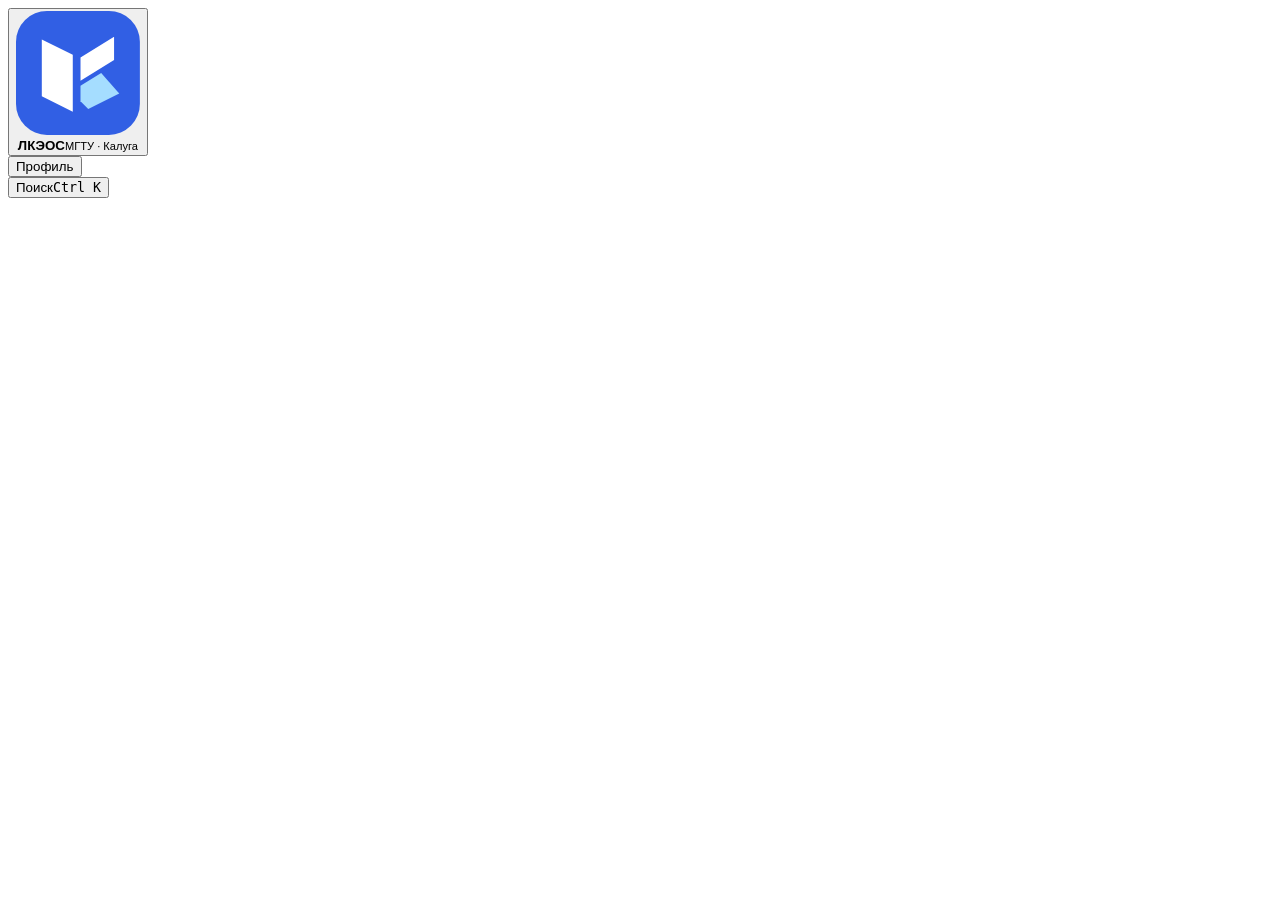
<file: Ui/index.html>
<!doctype html>
<html lang="ru">
<head>
  <meta charset="utf-8">
  <meta name="viewport" content="width=device-width, initial-scale=1">
  <meta http-equiv="Content-Security-Policy" content="default-src 'none'; style-src 'unsafe-inline'; script-src 'unsafe-inline'; img-src data:">
  <title>ЛКЭОС · ЭОС Калужского филиала</title>
  <style>/* CAMPUS_STYLES */</style>
</head>
<body>
  <svg width="0" height="0" aria-hidden="true" focusable="false" style="position:absolute">
    <symbol id="icon-close" viewBox="0 0 20 20"><path d="m4.5 4.5 11 11m0-11-11 11"/></symbol>
    <symbol id="icon-eye" viewBox="0 0 20 20"><path d="M1.5 10s3-5.5 8.5-5.5 8.5 5.5 8.5 5.5-3 5.5-8.5 5.5S1.5 10 1.5 10Z"/><circle cx="10" cy="10" r="2.5"/></symbol>
    <symbol id="icon-hide" viewBox="0 0 20 20"><path d="m2 2 16 16M4.4 6.3A16 16 0 0 0 1.5 10s3 5.5 8.5 5.5a9 9 0 0 0 3.7-.8M8 4.7a9 9 0 0 1 2-.2c5.5 0 8.5 5.5 8.5 5.5a17 17 0 0 1-2.3 2.9M8.2 8.2a2.55 2.55 0 0 0 3.6 3.6"/></symbol>
  </svg>
  <div class="shell">
    <aside class="sidebar">
      <button class="brand" type="button" data-nav="home" aria-label="ЛКЭОС, обзор">
        <svg class="brand-mark" viewBox="0 0 48 48" aria-hidden="true"><rect width="48" height="48" rx="12" fill="#315fe4"/><path fill="#fff" d="M10 11l12 6v22l-12-6zM25 18l13-8v9l-13 8z"/><path fill="#a5ddff" d="M25 29l8-5 7 8-12 6-3-3z"/></svg>
        <span><strong>ЛКЭОС</strong><small>МГТУ · Калуга</small></span>
      </button>
      <nav id="navigation" aria-label="Учебный кабинет"></nav>
      <div class="sidebar-bottom">
        <button class="nav-item" type="button" data-nav="settings">
          <span class="profile-badge" aria-hidden="true"></span> Профиль
        </button>
      </div>
    </aside>
    <div class="workspace">
      <header class="topbar">
        <div class="toolbar">
          <button type="button" class="search-trigger" data-action="search" aria-label="Поиск по курсам и заданиям">
            <span data-icon="search"></span><span>Поиск</span><kbd>Ctrl K</kbd>
          </button>
        </div>
      </header>
      <main id="content" tabindex="-1"></main>
    </div>
  </div>
  <aside id="work-drawer" class="work-drawer" role="dialog" aria-label="Карточка работы" hidden><div class="work-drawer-head"><strong class="work-caption"></strong><button type="button" class="icon-button" data-action="close-work" aria-label="Закрыть карточку"><svg class="action-icon" aria-hidden="true"><use href="#icon-close"/></svg></button></div><div class="work-body"></div></aside>
  <dialog id="dialog" aria-labelledby="dialog-title"></dialog>
  <dialog id="login-loading" aria-labelledby="login-loading-title">
    <span class="login-spinner" aria-hidden="true"></span>
    <h2 class="visually-hidden" id="login-loading-title" aria-live="polite"></h2>
    <div class="actions">
      <button type="button" class="button" hidden data-login-choice="showLoginForm">Открыть форму входа</button>
      <button type="button" class="button ghost" data-login-choice="cancelAutoLogin">Отмена</button>
    </div>
  </dialog>
  <div id="toast" class="toast" role="status" hidden></div>
  <script>/* CAMPUS_WORK_BOARD */</script>
  <script>/* CAMPUS_LAB_UI */</script>
  <script>/* CAMPUS_LKS_UI */</script>
  <script>/* CAMPUS_SCRIPT */</script>
</body>
</html>
</file>
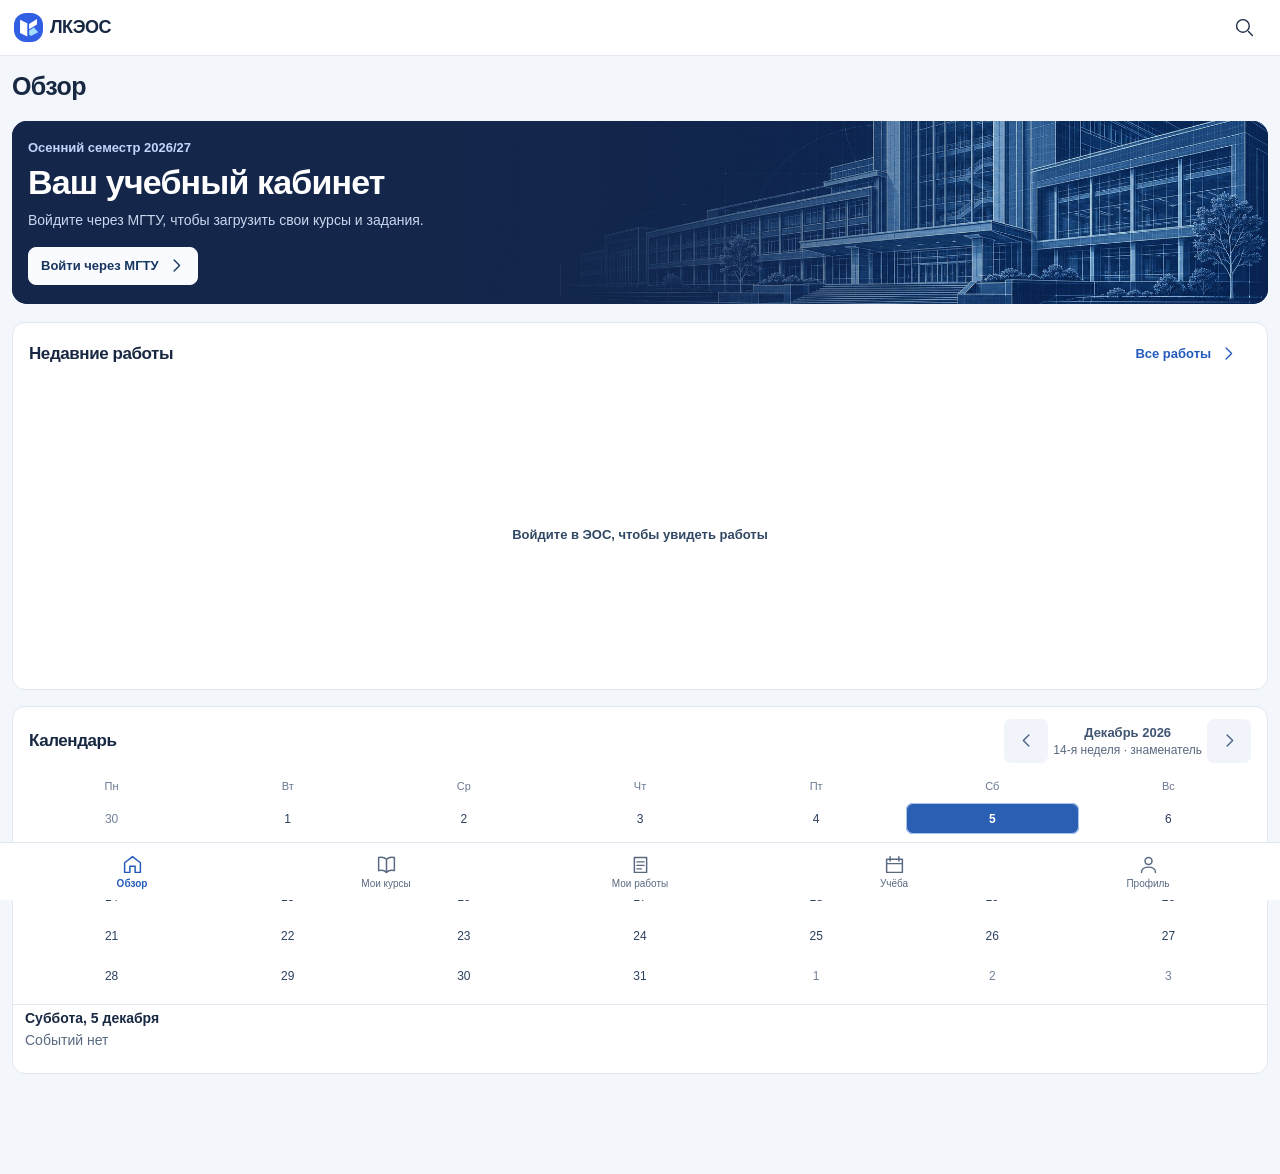
<file: ios/LKEOS/Web/index.html>
<!doctype html>
<html lang="ru">
<head>
  <meta charset="utf-8">
  <meta name="viewport" content="width=device-width, initial-scale=1">
  <meta http-equiv="Content-Security-Policy" content="default-src 'none'; style-src 'self' 'unsafe-inline'; script-src 'self'; img-src 'self' data:">
  <title>ЛКЭОС · ЭОС Калужского филиала</title>
  <link rel="stylesheet" href="style.css"><link rel="stylesheet" href="phone.css">
</head>
<body><svg aria-hidden="true" width="0" height="0" style="position:absolute"><defs><symbol viewBox="0 0 24 24" id="i-home"><path d="m3 10 9-7 9 7v11h-6v-7H9v7H3z"/></symbol><symbol viewBox="0 0 24 24" id="i-courses"><path d="M3 4c4-1 7 0 9 2 2-2 5-3 9-2v15c-4-1-7 0-9 2-2-2-5-3-9-2z M12 6v15"/></symbol><symbol viewBox="0 0 24 24" id="i-tasks"><path d="M5 4h14v17H5z M8 9h8 M8 13h8 M8 17h5"/></symbol><symbol viewBox="0 0 24 24" id="i-calendar"><path d="M3 6h18v15H3z M7 3v5 M17 3v5 M3 11h18"/></symbol><symbol viewBox="0 0 24 24" id="i-grades"><path d="M3 4v16h18 M7 17v-5 M12 17V7 M17 17v-8"/></symbol><symbol viewBox="0 0 24 24" id="i-person"><path d="M12 12a4 4 0 1 0 0-8 4 4 0 0 0 0 8z M4 21c0-8 16-8 16 0"/></symbol><symbol viewBox="0 0 24 24" id="i-settings"><path d="M4 6h16 M4 12h16 M4 18h16 M8 3v6 M16 9v6 M9 15v6"/></symbol><symbol viewBox="0 0 24 24" id="i-search"><path d="M17 17l5 5 M10 18a8 8 0 1 0 0-16 8 8 0 0 0 0 16z"/></symbol><symbol viewBox="0 0 24 24" id="i-chevron"><path d="m9 5 7 7-7 7"/></symbol><symbol viewBox="0 0 24 24" id="i-back"><path d="m15 5-7 7 7 7"/></symbol><symbol viewBox="0 0 24 24" id="i-external"><path d="M14 3h7v7 M21 3 10 14 M10 5H4v15h15v-6"/></symbol><symbol viewBox="0 0 24 24" id="i-close"><path d="m5 5 14 14 M19 5 5 19"/></symbol><symbol viewBox="0 0 24 24" id="i-check"><path d="m3 12 6 6L21 5"/></symbol><symbol viewBox="0 0 24 24" id="i-folder"><path d="M2 6h8l3 3h9v11H2z"/></symbol><symbol viewBox="0 0 24 24" id="i-file"><path d="M5 2h9l5 5v15H5z M14 2v6h5"/></symbol><symbol viewBox="0 0 24 24" id="i-code"><path d="m8 6-6 6 6 6 M16 6l6 6-6 6"/></symbol><symbol viewBox="0 0 24 24" id="i-link"><path d="m7 14-2 2a3 3 0 0 0 4 4l4-4 M11 8l4-4a3 3 0 0 1 5 4l-4 4 M8 16l8-8"/></symbol><symbol viewBox="0 0 24 24" id="i-refresh"><path d="M20 9A8 8 0 1 0 20 16 M20 3v6h-6"/></symbol><symbol viewBox="0 0 24 24" id="i-lab"><path d="M9 2h6 M10 2v7L3 20h18L14 9V2 M7 15h10"/></symbol><symbol viewBox="0 0 24 24" id="i-edit"><path d="m4 16 12-12 4 4L8 20l-5 1z"/></symbol><symbol viewBox="0 0 24 24" id="i-upload"><path d="M12 16V3 m-6 6 6-6 6 6 M3 17v4h18v-4"/></symbol><symbol viewBox="0 0 24 24" id="i-download"><path d="M12 3v13 m-6-6 6 6 6-6 M3 17v4h18v-4"/></symbol><symbol viewBox="0 0 24 24" id="i-eye"><path d="M2 12q10-15 20 0-10 15-20 0z M12 15a3 3 0 1 0 0-6 3 3 0 0 0 0 6z"/></symbol><symbol viewBox="0 0 24 24" id="i-hide"><path d="m3 3 18 18 M2 12q3-5 6-6 M11 5q7-1 11 7l-3 4 M16 18q-9 4-14-6"/></symbol><symbol viewBox="0 0 24 24" id="i-plus"><path d="M12 4v16 M4 12h16"/></symbol><symbol viewBox="0 0 24 24" id="i-sun"><path d="M12 16a4 4 0 1 0 0-8 4 4 0 0 0 0 8z M12 1v3 M12 20v3 M1 12h3 M20 12h3 M4 4l2 2 M18 18l2 2 M20 4l-2 2 M6 18l-2 2"/></symbol><symbol viewBox="0 0 24 24" id="i-moon"><path d="M20 15A9 9 0 0 1 9 3a9 9 0 1 0 11 12z"/></symbol><symbol viewBox="0 0 24 24" id="i-clock"><path d="M12 21a9 9 0 1 0 0-18 9 9 0 0 0 0 18z M12 6v6l4 3"/></symbol><symbol viewBox="0 0 24 24" id="i-globe"><path d="M12 21a9 9 0 1 0 0-18 9 9 0 0 0 0 18z M3 12h18 M12 3q-8 9 0 18 8-9 0-18z"/></symbol></defs></svg>
  <div class="shell">
    <aside class="sidebar">
      
      <nav id="navigation" aria-label="Учебный кабинет"></nav>
      <div class="sidebar-bottom">
        <button class="nav-item" type="button" data-nav="settings" aria-label="Профиль">
          <span data-icon="person"></span><span>Профиль</span>
        </button>
      </div>
    </aside>
    <div class="workspace">
      <header class="topbar"><button class="brand" type="button" data-nav="home" aria-label="ЛКЭОС, обзор">
        <svg class="brand-mark" viewBox="0 0 48 48" aria-hidden="true"><rect width="48" height="48" rx="12" fill="#315fe4"/><path fill="#fff" d="M10 11l12 6v22l-12-6zM25 18l13-8v9l-13 8z"/><path fill="#a5ddff" d="M25 29l8-5 7 8-12 6-3-3z"/></svg>
        <span><strong>ЛКЭОС</strong><small>МГТУ · Калуга</small></span>
      </button>
        <div class="toolbar">
          <button type="button" class="search-trigger" data-action="search" aria-label="Поиск по курсам и заданиям">
            <span data-icon="search"></span>
          </button>
        </div>
      </header>
      <main id="content" tabindex="-1"></main>
    </div>
  </div>
  <aside id="work-drawer" class="work-drawer" role="dialog" aria-label="Карточка работы" hidden><div class="work-drawer-head"><strong class="work-caption"></strong><button type="button" class="icon-button" data-action="close-work" aria-label="Закрыть карточку"><svg class="icon" aria-hidden="true"><use href="#i-close"></use></svg></button></div><div class="work-body"></div></aside>
  <dialog id="dialog" aria-labelledby="dialog-title"></dialog>
  <dialog id="login-loading" aria-labelledby="login-loading-title">
    <span class="login-spinner" aria-hidden="true"></span>
    <h2 class="visually-hidden" id="login-loading-title" aria-live="polite"></h2>
    <div class="actions">
      <button type="button" class="button" hidden data-login-choice="showLoginForm">Открыть форму входа</button>
      <button type="button" class="button ghost" data-login-choice="cancelAutoLogin">Отмена</button>
    </div>
  </dialog>
  <div id="toast" class="toast" role="status" hidden></div>
  <script src="workboard.js"></script>
  <script src="lab-ui.js"></script>
  <script src="lks-ui.js"></script>
  <script src="app.js"></script>
</body>
</html>
</file>
<file: ios/LKEOS/Web/style.css>
:root {
  color-scheme: light;
  font-family: "Segoe UI Variable", "Segoe UI", system-ui, sans-serif;
  color: #182842;
  background: #f3f6fa;
  font-size: 14px;
  --navy: #142649;
  --ink: #182842;
  --muted: #596981;
  --blue: #245bbb;
  --line: #e1e8f2;
  --card: #fff;
}
* { box-sizing: border-box; }
body { margin: 0; }
button, input, select { font: inherit; }
button { color: inherit; cursor: pointer; }
button:disabled { cursor: wait; opacity: .6; }
button:focus-visible, input:focus-visible, select:focus-visible, a:focus-visible { outline: 2px solid #4f8fec; outline-offset: 3px; }
button { border: 0; background: none; }
[hidden] { display: none !important; }
h1, h2, h3, p { margin: 0; }
h1, h2, h3 { letter-spacing: -.025em; }
.icon, [data-icon] { font-family: "Segoe MDL2 Assets", sans-serif; display: inline-grid; place-items: center; font-weight: 400; flex: none; }
.icon { font-size: 16px; width: 1.125em; height: 1.125em; }
.shell { display: grid; grid-template-columns: 224px minmax(0,1fr); min-height: 100vh; }
.sidebar { position: sticky; top: 0; height: 100vh; background: var(--navy); color: #dbe7fb; display: flex; flex-direction: column; padding: 26px 14px 15px; }
.brand { display: flex; gap: 11px; align-items: center; text-align: left; color: white; margin: 1px 7px 30px; padding: 0; width: fit-content; }
.brand-mark { width: 43px; height: 43px; font-size: 20px; border: 1px solid #5076b4; border-radius: 12px; background: #25497e; color: #e3efff; }
.brand strong { display: block; font-size: 22px; font-weight: 700; letter-spacing: -.03em; line-height: 1.04; }
.brand small { display: block; margin-top: 5px; font-size: 12px; color: #a9bee1; }
nav, .sidebar-bottom { display: grid; gap: 5px; }
.nav-item { position: relative; min-height: 43px; display: flex; align-items: center; gap: 12px; text-align: left; padding: 0 12px; width: 100%; color: #ccd9ed; font-weight: 500; border-radius: 8px; white-space: nowrap; }
.nav-item:hover { color: #fff; background: #21395e; }
.nav-item[aria-current=page] { color: white; background: #2b4e84; font-weight: 600; }
.nav-item[aria-current=page]::before { content: ""; background: #8fbbff; width: 3px; height: 20px; position: absolute; left: 0; border-radius: 0 4px 4px 0; }
.nav-item [data-icon], .nav-item .icon { color: #a6c4f1; font-size: 16px; width: 18px; }
.nav-item .nav-out { margin-left: auto; font-size: 11px; }
.sidebar-bottom { margin-top: auto; }
.sidebar-rule { height: 1px; background: #33486b; margin: 7px 9px; }
.workspace { min-width: 0; }
.topbar { height: 52px; padding: 0 clamp(18px, 3vw, 40px); position: sticky; top: 0; z-index: 5; display: flex; align-items: center; justify-content: flex-end; background: #fff; border-bottom: 1px solid var(--line); }
.toolbar { display: flex; align-items: center; gap: 12px; }
.search-trigger, .mode { min-height: 35px; display: flex; align-items: center; gap: 8px; font-size: 13px; border: 1px solid var(--line); border-radius: 8px; padding: 0 10px; white-space: nowrap; }
.search-trigger { color: var(--muted); background: #f7f9fc; }
.search-trigger:hover, .mode:hover { background: #edf3fd; }
kbd { font: 11px "Segoe UI", sans-serif; border: 1px solid #dce4f1; border-radius: 4px; background: #fff; padding: 1px 4px 2px; color: #65748b; margin-left: 8px; }
.mode { border-color: #d6e5fb; color: #2155a0; background: #eef5ff; font-weight: 650; }
.mode::before { content: ""; width: 6px; height: 6px; border-radius: 50%; background: #4a83da; }
.mode.live { background: #e9f7f0; color: #176449; border-color: #cfe9df; }
.mode.live::before { background: #249870; }
.avatar { height: 35px; width: 35px; border-radius: 50%; background: #263d67; color: #f5f8ff; font-weight: 700; font-size: 12px; }
main { max-width: 1420px; padding: 27px clamp(18px, 3vw, 40px) 42px; margin: 0 auto; outline: none; }
.page-head { display: flex; align-items: end; justify-content: space-between; gap: 14px; margin-bottom: 20px; }
.page-head h1 { font-size: 29px; font-weight: 730; line-height: 1.16; }
.page-head p { color: var(--muted); font-size: 13px; margin-top: 5px; }
.today-label { display: flex; align-items: center; gap: 8px; color: var(--muted); font-size: 13px; padding-bottom: 3px; white-space: nowrap; }
.hero { position: relative; isolation: isolate; overflow: hidden; background: linear-gradient(106deg,#14264a,#183766); color: white; min-height: 136px; border-radius: 15px; display: flex; align-items: center; padding: 25px 28px; }
.hero::before { content: ""; position: absolute; z-index: -2; inset: 0 0 0 36%; background-image: url('hero.jpg'); background-position: center 52%; background-size: cover; }
.hero::after { content: ""; position: absolute; z-index: -1; inset: 0; background: linear-gradient(90deg,#14264a 0%,#14264a 32%,#14264aec 44%,#14264a30 80%,#14264a25 100%); }
.hero-copy { max-width: min(100%, 830px); }
.term { color: #c1d6fc; font-weight: 600; font-size: 13px; margin-bottom: 9px; }
.hero h2 { font-size: clamp(25px, 2.6vw, 36px); font-weight: 720; line-height: 1.07; }
.hero p { font-size: 14px; color: #c8d8ef; line-height: 1.45; margin: 10px 0 16px; }
.button { min-height: 36px; padding: 7px 12px; border: 1px solid #dce5f1; border-radius: 8px; background: #fff; font-size: 13px; font-weight: 650; display: inline-flex; align-items: center; justify-content: center; gap: 8px; }
.button:hover { background: #f0f5fd; border-color: #bdcff0; }
.button.primary { background: #245ab7; border-color: #245ab7; color: #fff; }
.button.primary:hover { background: #194995; }
.button.ghost { color: var(--blue); border-color: transparent; background: transparent; }
.button.ghost:hover { background: #ecf3fd; }
.hero .button { color: #16355f; background: #f9fbff; border-color: #f9fbff; }
.hero .button:hover { background: #dceaff; }
.hero .button.hero-secondary { color: #e6efff; background: #ffffff12; border-color: #b2c9ef54; }
.hero .button.hero-secondary:hover { background: #ffffff26; }
.course-card:hover { border-color: #b9cdef; box-shadow: 0 3px 12px #2247770e; }
.tile { width: 40px; height: 40px; border-radius: 10px; display: grid; place-items: center; flex: none; background: #e9f1ff; color: #2861b8; }
.tile.green { background: #e6f5ef; color: #197458; }
.tile.orange { background: #fff1dd; color: #965314; }
.tile.purple { background: #f0eaff; color: #6444a0; }
.tile .icon { font-size: 17px; }
.overview-grid { display: grid; gap: 16px; grid-template-columns: minmax(0,1.6fr) minmax(290px,1fr); align-items: start; }
.panel { background: var(--card); border: 1px solid var(--line); border-radius: 13px; min-width: 0; }
.panel-head { min-height: 59px; display: flex; justify-content: space-between; align-items: center; gap: 8px; padding: 12px 16px; }
.panel-head h2, .section-head h2 { font-size: 17px; font-weight: 720; }
.panel-head p { color: var(--muted); font-size: 12px; margin-top: 3px; }
.row { display: flex; width: 100%; align-items: center; gap: 11px; min-height: 65px; text-align: left; padding: 9px 16px; border-top: 1px solid #edf1f6; }
button.row:hover { background: #f7faff; }
.row:last-child { border-radius: 0 0 12px 12px; }
.row .tile { width: 35px; height: 35px; border-radius: 8px; }
.row .tile .icon { font-size: 15px; }
.row-copy { flex: 1; min-width: 0; }
.row-copy strong, .row-copy small { display: block; overflow-wrap: anywhere; }
.row-copy strong { font-size: 13px; line-height: 1.33; font-weight: 680; }
.row-copy small { margin-top: 3px; color: var(--muted); font-size: 12px; }
.row > .icon:last-child { color: #8596af; font-size: 11px; flex: none; }
.tag { flex: none; display: inline-block; padding: 4px 7px; border-radius: 6px; font-size: 11px; font-weight: 680; color: #295694; background: #edf4ff; }
.tag.urgent { background: #fff0dd; color: #8b4d15; }
.tag.past { background: #f1f3f7; color: #596981; }
.tag.done { background: #eaf7f0; color: #196a4d; }
.section-head { margin: 21px 0 10px; display: flex; align-items: center; justify-content: space-between; gap: 8px; }
.courses-grid { display: grid; grid-template-columns: repeat(3,minmax(0,1fr)); gap: 14px; }
.course-card { border: 1px solid var(--line); background: white; border-radius: 12px; position: relative; min-width: 0; }
.course-open { padding: 14px; text-align: left; display: flex; flex-direction: column; align-items: start; min-width: 0; width: 100%; height: 100%; gap: 9px; border-radius: inherit; }
.course-visibility { position: absolute; top: 13px; right: 13px; }
.course-card-heading { display: flex; width: 100%; align-items: center; justify-content: space-between; color: #7a8faa; }
.course-card h3 { font-size: 15px; overflow-wrap: anywhere; line-height: 1.27; }
.course-card p { font-size: 12px; color: var(--muted); overflow-wrap: anywhere; }
.course-progress { width: 100%; margin-top: auto; padding-top: 5px; }
.progress-text { display: flex; justify-content: space-between; gap: 4px; color: var(--muted); font-size: 11px; }
.progress-track { display: block; background: #e8eef8; height: 5px; border-radius: 8px; overflow: hidden; margin-top: 5px; }
.progress-fill { display: block; background: #4479d0; height: 100%; border-radius: inherit; }
.month-tools { display: flex; align-items: center; gap: 5px; }
.icon-button { height: 29px; width: 29px; display: grid; place-items: center; border-radius: 7px; color: #486185; background: #f1f5fb; }
.icon-button:hover { background: #e2ecfb; }
.month-name { font-size: 13px; color: #405573; font-weight: 670; text-align: center; min-width: 98px; }
.month-grid { padding: 0 12px 10px; display: grid; gap: 3px; grid-template-columns: repeat(7,minmax(0,1fr)); text-align: center; }
.week-day { font-size: 11px; color: #677790; padding: 4px 0; }
.day { height: 31px; border-radius: 7px; position: relative; font-size: 12px; color: #2b405d; padding: 0; }
.day:not(:disabled):hover { background: #eaf2ff; }
.day.other { color: #748198; }
.day.today { box-shadow: inset 0 0 0 1px #a9c6ef; font-weight: 750; }
.day.selected, .day.selected:hover { color: white; background: #2b5fb3; }
.day.marked::after { position: absolute; content: ""; height: 4px; width: 4px; border-radius: 50%; background: #457bd0; bottom: 3px; left: calc(50% - 2px); }
.day.selected::after { background: white; }
.month-caption { display: grid; gap: 3px; text-align: center; }
.week-parity { color: var(--muted); font-size: 12px; white-space: nowrap; }
.full-calendar .month-grid { gap: 5px; }
.full-calendar .day { height: 51px; font-size: 14px; }
.full-calendar .week-day { padding-bottom: 10px; }
.calendar-grid { display: grid; grid-template-columns: minmax(280px,1.25fr) minmax(240px,1fr); align-items: start; gap: 16px; }
.filters { display: flex; align-items: center; justify-content: space-between; gap: 10px; margin-bottom: 13px; flex-wrap: wrap; }
.tabs { display: flex; gap: 3px; flex-wrap: wrap; background: #e9eff7; border-radius: 9px; padding: 3px; }
.tab { border: 1px solid transparent; padding: 6px 11px; border-radius: 7px; font-size: 13px; color: #526781; }
.tab.active { border-color: #dbe5f1; background: #fff; color: #234d93; font-weight: 650; }
.input { min-height: 36px; width: 100%; color: var(--ink); background: #fff; padding: 7px 10px; border: 1px solid #cfdbea; border-radius: 8px; }
.filters .input { width: min(100%, 275px); }
.empty { padding: 25px 17px; text-align: center; color: var(--muted); font-size: 13px; }
.empty strong { display: block; color: #314864; margin-bottom: 4px; }
.notice { border: 1px solid #f0dfba; background: #fff8e9; color: #72522c; border-radius: 9px; padding: 10px 12px; font-size: 13px; margin: 0 0 14px; }
.notice p + p { margin-top: 4px; }
.detail-top { margin-bottom: 13px; }
.detail-copy { white-space: pre-line; overflow-wrap: anywhere; color: var(--muted); line-height: 1.55; }
.content-stack { display: grid; gap: 12px; }
.section-description { padding: 0 16px 14px; }
.settings-grid { display: grid; grid-template-columns: minmax(0,1.1fr) minmax(0,1fr); }
.connection-sections > section + section { border-top: 1px solid var(--line); }
.settings-grid .profiles { border-left: 1px solid var(--line); }
.settings-panel { padding: 18px; }
.settings-panel h2 { font-size: 18px; margin-bottom: 8px; }
.settings-panel p { color: var(--muted); line-height: 1.55; margin: 0 0 13px; }
.settings-panel label { display: block; margin-bottom: 5px; font-weight: 650; }
.settings-panel input { margin-bottom: 10px; }
.actions { display: flex; gap: 8px; flex-wrap: wrap; }
.settings-panel .feedback { margin-bottom: 0; margin-top: 10px; color: #925025; min-height: 0; }
.advanced { margin-top: 15px; color: var(--muted); font-size: 13px; }
.advanced summary { cursor: pointer; }
.advanced form { margin-top: 10px; }
.lab-back { padding-left: 6px; margin: -6px 0 10px; }
.lab-title { display: flex; align-items: center; gap: 19px; margin-bottom: 16px; padding: 23px; border-radius: 14px; color: white; background: linear-gradient(112deg,#14264a,#254e87); }
.lab-title-icon { width: 49px; height: 49px; border-radius: 12px; display: grid; place-items: center; background: #ffffff18; color: #c5e0ff; flex: none; }
.lab-title-icon .icon { font-size: 23px; }
.lab-title p { color: #c0d5f5; font-size: 13px; margin-bottom: 4px; }
.lab-title h1 { font-size: clamp(22px, 2.3vw, 31px); line-height: 1.16; }
.lab-layout { display: grid; grid-template-columns: minmax(0, 1.8fr) minmax(240px, 1fr); gap: 15px; align-items: start; }
.lab-panel { padding: 17px; }
.lab-panel h2 { font-size: 18px; }
.lab-panel h2 + .detail-copy { margin-top: 9px; }
.lab-panel p { color: var(--muted); }
.lab-section-head { display: flex; justify-content: space-between; gap: 8px; align-items: center; margin-bottom: 12px; }
.lab-section-head p { margin-top: 4px; font-size: 12px; }
.lab-panel .notice { margin: 13px 0 0; }
.lab-file-list { display: grid; gap: 6px; }
.lab-file-row { display: flex; align-items: center; gap: 10px; padding: 8px 9px; background: #f6f9fe; border: 1px solid #e6edf7; border-radius: 9px; margin-top: 5px; }
.lab-file-row .tile { width: 34px; height: 34px; }
.lab-file-row.queued { background: #faf8ff; border-color: #eee8fa; }
.lab-dates { display: grid; gap: 7px; padding: 12px 0; color: #435977; font-size: 13px; }
.lab-dates > div { display: flex; gap: 7px; align-items: baseline; }
.lab-status { display: grid; gap: 11px; margin: 7px 0 12px; }
.lab-status > div { padding-top: 8px; border-top: 1px solid #e9eef6; }
.lab-status dt { color: var(--muted); font-size: 12px; margin-bottom: 3px; }
.lab-status dd { margin: 0; font-size: 13px; font-weight: 640; white-space: pre-line; overflow-wrap: anywhere; }
.lab-editor { margin-top: 15px; }
.lab-drop { display: grid; place-items: center; text-align: center; gap: 9px; background: #f5f9ff; border: 1px dashed #8dafdf; border-radius: 12px; padding: 17px 13px; }
.lab-drop.dragging { background: #e7f0ff; border-color: #245ab7; }
.lab-upload-icon { display: grid; place-items: center; width: 37px; height: 37px; color: #2a5cad; background: #e7effd; border-radius: 10px; }
.lab-limits { display: flex; justify-content: center; flex-wrap: wrap; gap: 5px; font-size: 11px; color: #49607b; }
.lab-limits span { background: #e9f0fa; border-radius: 6px; padding: 4px 7px; }
.lab-queue { margin-top: 13px; }
.lab-queue h3 { font-size: 14px; margin-bottom: 4px; }
.lab-check { display: flex; align-items: start; gap: 6px; margin-top: 12px; font-size: 13px; line-height: 1.45; }
.lab-check input { margin-top: 3px; accent-color: #245ab7; }
.lab-savebar { border-top: 1px solid var(--line); margin-top: 14px; padding-top: 11px; display: flex; gap: 9px; align-items: center; justify-content: space-between; flex-wrap: wrap; }
.lab-savebar p { font-size: 12px; }
.lab-saved { display: flex; align-items: center; gap: 8px; padding: 10px 11px; margin-top: 11px; border-radius: 8px; background: #e8f7ef; color: #1d674e; font-size: 13px; }
@media (max-width: 965px) {
  .lab-layout { grid-template-columns: 1fr; }
}
.dialog-head { display: flex; justify-content: space-between; align-items: start; gap: 12px; margin-bottom: 12px; }
.dialog-head h2 { font-size: 21px; overflow-wrap: anywhere; }
dialog { width: min(600px, calc(100% - 36px)); max-height: 78vh; padding: 19px; overflow: auto; border: 1px solid #dce5f2; border-radius: 14px; color: var(--ink); box-shadow: 0 18px 55px #10234555; }
dialog::backdrop { background: #14274375; }
#login-loading { width: fit-content; min-width: 150px; max-width: 90vw; padding: 24px 18px 14px; text-align: center; }
#login-loading::backdrop { backdrop-filter: blur(8px); background: rgb(22 32 48 / 22%); }
.visually-hidden { position: absolute; width: 1px; height: 1px; clip-path: inset(50%); overflow: hidden; white-space: nowrap; }
#login-loading .actions { justify-content: center; margin-top: 12px; }
.login-spinner { display: inline-block; width: 34px; height: 34px; border: 3px solid var(--line); border-top-color: var(--blue); border-radius: 50%; animation: login-spin .9s linear infinite; }
@keyframes login-spin { to { transform: rotate(360deg); } }
@media (prefers-reduced-motion: reduce) { .login-spinner { animation: none; } }
.dialog-meta { color: var(--muted); margin-bottom: 12px; line-height: 1.5; }
.dialog-actions { margin-top: 16px; }
.search-results { margin-top: 12px; border-radius: 10px; border: 1px solid var(--line); max-height: 51vh; overflow: auto; }
.search-results .row:first-child { border-top: 0; }
.toast { position: fixed; bottom: 18px; right: 19px; max-width: min(420px,90vw); border-radius: 10px; padding: 11px 15px; color: #fff; background: #1e3658; box-shadow: 0 5px 20px #1c376844; z-index: 10; }
@media (max-width: 1110px) {
  .shell { grid-template-columns: 186px minmax(0,1fr); }
  .sidebar { padding-inline: 10px; }
  .overview-grid { grid-template-columns: minmax(0,1.4fr) minmax(254px,1fr); }
  .panel-head { padding-inline: 12px; }
  .row { padding-inline: 12px; }
}
@media (max-width: 900px) {
  .shell { grid-template-columns: 163px minmax(0,1fr); }
  .nav-item { gap: 8px; padding-inline: 8px; font-size: 12px; }
  .settings-grid .profiles { border-left: 0; border-top: 1px solid var(--line); }
  .overview-grid, .calendar-grid, .settings-grid { grid-template-columns: minmax(0,1fr); }
  .courses-grid { grid-template-columns: repeat(2,minmax(0,1fr)); }
}
@media (prefers-reduced-motion: no-preference) {
  button { transition: background-color .12s ease, border-color .12s ease; }
}
.brand-mark { border: 0; background: none; flex: none; }
.overview-grid { grid-template-columns: minmax(0,1fr) minmax(275px,1.05fr); align-items: stretch; margin: 18px 0; }
.hero h2 { overflow-wrap: anywhere; }
.compact-calendar { display: grid; grid-template-rows: auto minmax(0,1fr) 69px; overflow: hidden; }
.compact-calendar .month-grid { grid-template-rows: 23px; grid-auto-rows: minmax(0,1fr); align-items: center; }
.compact-calendar .day { height: 100%; max-height: 31px; }
.calendar-agenda { padding: 5px 12px 3px; border-top: 1px solid var(--line); display: grid; grid-template-rows: auto minmax(0,1fr); }
.agenda-items { overflow-y: auto; }
.agenda-items .row { min-height: 38px; padding: 2px 4px; }
.agenda-items .row .tile { width: 28px; height: 28px; }
.agenda-items .row-copy small { margin-top: 1px; white-space: nowrap; overflow: hidden; text-overflow: ellipsis; }
.agenda-items .row:first-child { border-top: 0; }
.calendar-agenda p { color: var(--muted); margin-top: 6px; }
.retry { display: flex; justify-content: center; gap: 8px; padding: 0 12px 16px; }
.toolbar #theme-switch { min-width: 35px; height: 35px; }
@media (max-width: 960px) {
  .toolbar { gap: 6px; }
}
@media (max-width: 740px) {
  .overview-grid { grid-template-columns: minmax(0,1fr); }
  .shell { grid-template-columns: 124px minmax(0,1fr); }
  .toolbar kbd, .search-trigger > span:nth-child(2) { display: none; }
  .brand { gap: 5px; margin-inline: 0; }
  .brand-mark { width: 32px; height: 32px; }
  .brand strong { font-size: 18px; }
}
:root[data-theme=dark] {
  color-scheme: dark; color: #f8f9fa; background: #111111;
  --ink: #f8f9fa; --muted: #a2a2a2; --line: #262626; --card: #000; --navy: #000; --blue: #8cc5f4;
}
[data-theme=dark] .sidebar { border-right: 1px solid #1a1a19; }
[data-theme=dark] .nav-item { color: #e7e7e7; }
[data-theme=dark] .nav-item:hover { background: #1a1a19; }
[data-theme=dark] .nav-item[aria-current=page] { background: #001e3d; color: #cce5ff; }
[data-theme=dark] .nav-item[aria-current=page]::before { background: #2499ec; }
[data-theme=dark] .hero { background: #000; border: 1px solid var(--line); }
[data-theme=dark] .hero::before { filter: grayscale(.68) brightness(.72); }
[data-theme=dark] .hero::after { background: linear-gradient(90deg,#000 29%,#000e 43%,transparent 90%); }
[data-theme=dark] .hero p, [data-theme=dark] .lab-title p { color: #bcbcbc; }
[data-theme=dark] .hero .button:not(.hero-secondary), [data-theme=dark] .button.primary { background: #004e9f; border-color: #006cdc; color: white; }
[data-theme=dark] .hero .hero-secondary { background: #111; border-color: #484847; }
[data-theme=dark] .lab-title { background: linear-gradient(110deg,#000,#000c1a); border: 1px solid var(--line); }
[data-theme=dark] .toast { background: #1a1a19; border: 1px solid #484847; }
[data-theme=dark] :is(.topbar,.course-card,dialog,.input,.button:not(.primary,.ghost,.hero .button),kbd) {
  background: var(--card); color: var(--ink); border-color: var(--line);
}
[data-theme=dark] :is(.empty strong,.month-name,.day,.lab-dates) { color: var(--ink); }
[data-theme=dark] :is(.day.other,.week-day) { color: #a3b2c8; }
[data-theme=dark] :is(.search-trigger,.icon-button,.tabs,.lab-file-row,.lab-drop,.lab-limits span,.progress-track,.tab.active) {
  background: #1a1a19; border-color: var(--line); color: #e7e7e7;
}
[data-theme=dark] .tab { color: #c6d6eb; }
[data-theme=dark] .tab.active { background: #303030; }
[data-theme=dark] :is(.day:not(.selected):hover,.icon-button:hover,.search-trigger:hover,.button.ghost:hover,button.row:hover,.button:not(.primary,.ghost):hover) { background: #00172e; color: #f8f9fa; }
[data-theme=dark] .day.selected { color: #fff; background: #004e9f; }
[data-theme=dark] :is(.row,.lab-status > div,.lab-savebar,.search-results) { border-color: var(--line); }
[data-theme=dark] :is(.tile,.mode,.tag,.lab-upload-icon) { color: #8cc5f4; background: #00172e; border-color: #002c5b; }
[data-theme=dark] :is(.tile.green,.tag.done,.mode.live,.lab-saved) { color: #a7e6cb; background: #20483e; border-color: #356352; }
[data-theme=dark] :is(.tile.orange,.tag.urgent,.notice) { color: #ffdaa4; background: #483921; border-color: #655036; }
[data-theme=dark] :is(.tile.purple,.lab-file-row.queued) { color: #deccff; background: #3b3151; border-color: #53446d; }
[data-theme=dark] .tag.past { color: #c7d1df; background: #344152; }
[data-theme=dark] .lab-drop.dragging { background: #344d72; border-color: #94b7f0; }
[data-theme=dark] .settings-panel .feedback { color: #fcc18c; }
.report-stamp { text-align: right; color: var(--muted); font-size: 12px; line-height: 1.5; font-style: italic; margin: -6px 2px 7px; }
.report-panel { overflow: hidden; --stripe: #f8f9fa; --grid: #e7e7e7; --early: #10aa00; --late: #ffb24f; --ontime: #7dab00; --fail: #ea6766; --good: #b2f500; --score-text: #f8f9fa; --pass-text: #f5faff; --circle: #000; --unset: #303030; color: #111; }
[data-theme=dark] .report-panel { --stripe: #111; --grid: #1a1a19; --late: #ff9200; --ontime: #e0fb9b; --fail: #dd161d; --good: #c9f742; --score-text: #111; --pass-text: #000c1a; --circle: #fff; --unset: #a2a2a2; color: #f8f9fa; }
.report-head { display: flex; align-items: center; justify-content: space-between; flex-wrap: wrap; gap: 14px; padding: 19px 21px; }
.report-head h2 { font-size: 21px; }
.report-head p { margin-top: 5px; font-weight: 600; }
.report-legend { display: grid; grid-template-columns: repeat(3, auto); gap: 4px 17px; font-size: 12px; }
.report-legend span { display: flex; align-items: center; justify-content: flex-end; gap: 6px; }
.report-legend em { text-align: right; }
.report-scroll { overflow: auto; max-width: 100%; }
.week-table { border-collapse: separate; border-spacing: 0; width: 100%; min-width: calc(170px + var(--week-count) * 40px); table-layout: fixed; font-size: 12px; }
.week-table th,.week-table td { border: solid var(--grid); border-width: 1px 1px 0 0; text-align: center; padding: 0; }
.week-table tr { background: var(--card); }
.week-table thead tr,.week-table tbody tr:nth-child(even) { background: var(--stripe); }
.week-table th:first-child { position: sticky; left: 0; background: inherit; z-index: 1; width: clamp(165px,20vw,410px); padding: 9px 6px; overflow-wrap: anywhere; }
.week-table tr > th:first-child { background: var(--card); }
.week-table thead tr > th:first-child,.week-table tr:nth-child(even) > th:first-child { background: var(--stripe); }
.week-table th[scope=row] { font-weight: 600; }
.week-table thead th { height: 34px; }
.week-mark { display: grid; align-content: center; justify-items: center; gap: 3px; min-height: 49px; width: 100%; padding: 4px 1px; font-size: inherit; }
.week-mark:hover { filter: brightness(107%); }
.week-table td { height: 1px; }
.week-mark:only-child { height: 100%; }
.week-mark:focus-visible { outline-offset: -3px; }
.week-mark.planned { color: var(--muted); }
.week-mark.fail { background: var(--fail); color: var(--score-text); }
.week-mark.pass { background: var(--late); color: var(--pass-text); }
.week-mark.good { background: var(--good); color: #303030; }
.week-mark.excellent { background: var(--early); color: var(--score-text); }
.stage { display: inline-grid; place-items: center; width: 12px; height: 12px; border: 2px solid currentColor; border-radius: 50%; color: var(--circle); flex: none; }
.stage.unset { color: var(--unset); border-width: 1px; }
.stage.s2::after { content: ""; border-radius: 50%; width: 4px; height: 4px; background: currentColor; }
.stage.s3 { background: currentColor; }
.report-panel .early { color: var(--early); }
.report-panel .late { color: var(--late); }
.report-panel .on-time { color: var(--ontime); }
.saved-login { display: flex; align-items: center; flex-wrap: wrap; gap: 8px; justify-content: space-between; padding: 12px 0; border-bottom: 1px solid var(--line); }
.saved-login small { display: block; color: var(--muted); margin-top: 3px; overflow-wrap: anywhere; }
.profiles-head,.profile-setting,.profile-tools { display: flex; align-items: center; gap: 10px; flex-wrap: wrap; }
.profiles-head,.profile-setting { justify-content: space-between; }
.profiles-head h2 { margin: 0; }
.profile-list { display: grid; gap: 3px; padding: 4px; margin-top: 12px; border: 1px solid var(--line); border-radius: 12px; max-height: 240px; overflow-y: auto; }
.profile-row { display: flex; align-items: center; gap: 10px; padding: 8px; border-radius: 8px; text-align: left; color: var(--ink); overflow-wrap: anywhere; }
.profile-row:hover { background: color-mix(in srgb,var(--blue) 7%,var(--card)); }
.profile-row[aria-pressed=true] { background: color-mix(in srgb,var(--blue) 13%,var(--card)); font-weight: 650; }
.profile-row > .icon { margin-left: auto; color: var(--blue); }
.profile-badge { display: grid; place-items: center; flex: none; width: 32px; height: 32px; border-radius: 9px; background: color-mix(in srgb,var(--blue) 18%,var(--card)); color: var(--blue); font-size: 12px; font-weight: 700; }
.profile-tools { gap: 3px; justify-content: flex-end; margin-top: 3px; }
.profile-tools .button { min-height: 30px; font-size: 12px; padding: 4px 8px; }
.profile-tools .danger { color: var(--muted); }
.profile-setting { border-top: 1px solid var(--line); margin-top: 12px; padding-top: 15px; }
.profile-setting > div:first-child { flex: 1 1 150px; min-width: 0; }
.profile-setting small { display: block; color: var(--muted); margin-top: 4px; overflow-wrap: anywhere; }
.profile-switch { flex: none; width: 44px; height: 26px; padding: 3px; background: var(--muted); border-radius: 14px; }
.profile-switch span { display: block; width: 20px; height: 20px; background: white; border-radius: 50%; }
.profile-switch[aria-checked=true] { background: #2864bc; }
.profile-switch[aria-checked=true] span { transform: translateX(18px); }
#profile-form input { margin: 6px 0 14px; }
#dialog .button.remove-profile { background: #a93547; color: white; }
#add-account { margin-top: 14px; }

.overview-grid { grid-template-columns: minmax(0,1.7fr) minmax(270px,1fr); grid-auto-rows: 368px; align-items: stretch; }
.recent-panel { display: flex; flex-direction: column; overflow: hidden; contain: size; }
.recent-panel .panel-head { flex: none; flex-wrap: wrap; }
#recent-works { display: flex; flex: 1; min-height: 0; flex-direction: column; overflow-y: auto; }
#recent-works > .empty { margin: auto; padding-inline: 16px; }
.recent-item { display: grid; grid-template-columns: minmax(0,1fr) auto; align-items: center; border-top: 1px solid var(--line); padding-right: 8px; }
.recent-row { display: flex; align-items: center; min-width: 0; min-height: 44px; padding: 8px 16px; text-align: left; }
.recent-row:hover,.recent-row:focus-visible { background: color-mix(in srgb,var(--blue) 7%,var(--card)); }
.recent-copy { display: grid; min-width: 0; gap: 3px; }
.recent-copy strong,.recent-copy small { overflow: hidden; text-overflow: ellipsis; white-space: nowrap; }
.recent-copy strong { font-size: 14px; color: var(--blue); }
.recent-copy small { font-size: 12px; color: var(--muted); }
.course-card { display: flex; flex-direction: column; }
.course-open { flex: 1; height: auto; }
.course-closed { display: inline-flex; color: #187341; vertical-align: -0.13em; }
[data-theme=dark] .course-closed { color: #70d598; }
.work-board { overflow: hidden; }
.work-table-scroll { overflow-x: auto; }
.work-table { width: 100%; border-collapse: collapse; table-layout: fixed; text-align: left; font-size: 13px; }
.work-table th,.work-table td { padding: 8px 10px; overflow-wrap: anywhere; vertical-align: top; }
.work-table thead { background: color-mix(in srgb,var(--card) 75%,var(--line)); color: var(--muted); }
.work-table thead th { font-size: 11px; font-weight: 600; }
.work-table th:first-child { width: 32%; padding-left: 15px; }
.work-table th:last-child { width: 58px; text-align: center; }
.work-table tbody { border-top: 1px solid var(--line); }
.work-table tbody tr + tr { border-top: 1px solid color-mix(in srgb,var(--line) 60%,transparent); }
.work-table tbody th { font-weight: 600; line-height: 1.45; padding-top: 12px; }
.work-link { display: flex; flex-direction: column; align-items: flex-start; gap: 3px; text-align: left; min-height: 34px; padding: 3px 2px; width: 100%; }
.work-link strong { color: var(--blue); }
.work-link:hover strong { text-decoration: underline; }
.work-link span { color: var(--muted); line-height: 1.35; font-size: 12px; }
.work-state { text-align: center; }
.completion-control { position: relative; display: inline-flex; align-items: center; justify-content: center; gap: 7px; min-height: 32px; min-width: 32px; cursor: pointer; vertical-align: middle; }
.completion-control input { position: absolute; inset: 0; z-index: 1; opacity: 0; width: 100%; height: 100%; margin: 0; cursor: pointer; }
.check-box { display: grid; place-items: center; flex: none; width: 18px; height: 18px; border: 1px solid var(--muted); border-radius: 5px; }
.check-box svg { width: 16px; height: 16px; opacity: 0; }
.completion-control input:checked + .check-box { background: #187341; border-color: #187341; color: white; }
.completion-control input:checked + .check-box svg { opacity: 1; }
.completion-control input:focus-visible + .check-box { outline: 2px solid var(--blue); outline-offset: 3px; }
.completion-control:hover .check-box { box-shadow: 0 0 0 3px color-mix(in srgb,var(--blue) 15%,transparent); }
.course-mark-label { font-size: 12px; font-weight: 500; color: var(--muted); }
.work-table th .completion-control { display: flex; width: fit-content; margin-top: 5px; }
.subject-heading,.hidden-subject { display: flex; align-items: center; justify-content: space-between; gap: 10px; }
.subject-heading .icon-button { flex: none; }
.hidden-subject { padding-block: 8px; }
.hidden-subject + .hidden-subject { border-top: 1px solid var(--line); }
.hidden-subject span,.confirm-subject { overflow-wrap: anywhere; }
.confirm-subject { font-weight: 600; margin-bottom: 8px; }
.board-note { padding: 12px 15px; color: var(--muted); font-size: 13px; }
.work-drawer { position: fixed; inset: 0 0 0 auto; z-index: 12; width: clamp(350px,34vw,680px); max-width: 100%; overflow-y: auto; overscroll-behavior: contain; background: var(--card); border-left: 1px solid var(--line); box-shadow: -8px 0 28px #0003; }
.work-drawer-head { position: sticky; top: 0; z-index: 1; display: flex; gap: 12px; align-items: center; justify-content: space-between; padding: 10px 14px; background: var(--card); border-bottom: 1px solid var(--line); }
.work-caption { font-size: 13px; overflow-wrap: anywhere; }
.action-icon { display: block; width: 16px; height: 16px; flex: none; fill: none; stroke: currentColor; stroke-width: 1.8; stroke-linecap: round; stroke-linejoin: round; pointer-events: none; }
.icon-button:has(> .action-icon) { flex: none; width: 30px; height: 30px; padding: 0; }
.work-body { padding: 14px; display: grid; gap: 10px; overflow-wrap: anywhere; }
.work-body .lab-title { padding: 14px; gap: 10px; margin: 0; }
.work-body .lab-title p { display: none; }
.work-body .lab-title h1 { font-size: 19px; }
.work-body .lab-title-icon { width: 36px; height: 36px; }
.work-body .lab-layout { grid-template-columns: minmax(0,1fr); gap: 10px; }
.work-body .lab-aside { position: static; }
.work-body .lab-section-head,.work-body .lab-savebar { flex-wrap: wrap; }
.work-body .lab-panel,.work-body .lab-aside,.work-facts { padding: 12px; }
.work-facts { margin: 0; }
.work-facts dt { color: var(--muted); font-size: 12px; }
.work-facts div { display: grid; grid-template-columns: minmax(86px,.75fr) minmax(0,1.4fr); align-items: baseline; gap: 12px; }
.work-facts div + div { border-top: 1px solid var(--line); margin-top: 7px; padding-top: 7px; }
.work-facts dd { margin: 0; font-size: 13px; }
.work-more { padding: 12px; }
.work-more summary { cursor: pointer; font-weight: 600; }
.work-more[open] summary { margin-bottom: 10px; }
.work-more .lab-aside { border: 0; padding: 0; box-shadow: none; }
@media(max-width:740px) {
  .overview-grid { grid-template-columns: minmax(0,1fr); }
  .work-drawer { width: min(100%,500px); }
  .work-table th:first-child { padding-left: 8px; }
  .work-table td,.work-table th { padding-inline: 6px; }
}


.sidebar-bottom .profile-badge { background: #263d67; color: #f5f8ff; }
.connections h2 { margin-bottom: 16px; }
.connection-list { display: grid; gap: 22px; padding: 16px; border-radius: 10px; background: color-mix(in srgb,var(--ink) 5%,var(--card)); }
.connection-item { display: grid; grid-template-columns: auto minmax(0,1fr); align-items: baseline; gap: 6px 12px; }
.connection-identity { display: flex; align-items: center; gap: 9px; }
.connection-identity .icon { width: 18px; color: var(--blue); }
.connection-identity h3 { font-size: 15px; }
.connection-status { color: var(--muted); font-size: 12px; text-align: right; }
.connection-status.connected { color: #156849; }
[data-theme=dark] .connection-status.connected { color: #85d4ae; }
.connection-body { grid-column: 1 / -1; min-width: 0; padding-left: 27px; }
.connection-body p { margin: 0 0 9px; font-size: 13px; }
.connection-body .feedback:empty { margin: 0; }
.theme-setting { display: flex; align-items: center; justify-content: space-between; gap: 12px; flex-wrap: wrap; }
.subgroup-tabs { width: fit-content; }
.schedule-table { width: 100%; table-layout: fixed; border-collapse: collapse; text-align: left; }
.schedule-time { width: 116px; }
.schedule-table th,.schedule-table td { padding: 11px 16px; }
.schedule-table thead { color: var(--muted); font-size: 12px; background: color-mix(in srgb,var(--ink) 4%,var(--card)); }
.schedule-table tbody th { color: var(--blue); font-size: 13px; font-weight: 550; white-space: nowrap; font-variant-numeric: tabular-nums; }
.schedule-table td { overflow-wrap: anywhere; }
.schedule-table td + td,.schedule-table thead th:nth-child(3) { border-left: 1px solid var(--line); }
.schedule-table tbody,.session-table tr { border-top: 1px solid var(--line); }
.lesson + .lesson { margin-top: 8px; }
.free-slot { color: var(--muted); }
@media(max-width:900px) { .schedule-table th,.schedule-table td { padding: 9px; } .schedule-time { width: 98px; } }
.lesson small,.session-table small { display: block; margin-top: 4px; color: var(--muted); }
.session-filter { display: flex; align-items: center; gap: 12px; }
.session-filter select { width: auto; }
.session-table { width: 100%; border-collapse: collapse; text-align: left; }
.session-table th,.session-table td { padding: 10px 16px; }
.session-table th { font-size: 13px; color: var(--muted); }
.settings-panel .service-links-title { margin-top: 20px; }
.overview-grid .panel-head:has(.month-tools) { flex-wrap: wrap; row-gap: 8px; }
</file>
<file: ios/LKEOS/Web/phone.css>
:root { font-family: -apple-system, BlinkMacSystemFont, sans-serif; -webkit-text-size-adjust: 100%; }
.shell { display: block; min-height: 100svh; }
.sidebar { position: fixed; inset: auto 0 0; z-index: 6; height: auto; background: var(--card); border-top: 1px solid var(--line); display: grid; grid-template-columns: repeat(5,minmax(0,1fr)); gap: 0; padding: 4px 5px; }
.sidebar nav,.sidebar-bottom { display: contents; }
.sidebar .nav-item { min-width: 0; min-height: 49px; padding: 4px 1px; font-size: 10px; line-height: 1.2; color: var(--muted); justify-content: center; flex-direction: column; gap: 3px; text-align: center; }
.short-label { display: none; }
.sidebar .nav-item[aria-current=page] { color: var(--blue); background: transparent; }
.nav-item[aria-current=page]::before { display: none; }
.sidebar .nav-item .icon, .sidebar .nav-item [data-icon] { color: inherit; width: 21px; height: 21px; }
.icon { display: inline-block; width: 1.18em; height: 1.18em; fill: none; stroke: currentColor; stroke-width: 1.7; stroke-linecap: round; stroke-linejoin: round; vertical-align: middle; }
.topbar { height: 56px; padding: 0 14px; justify-content: space-between; gap: 6px; }
.topbar .brand { margin: 0; color: var(--ink); gap: 7px; }
.brand-mark { width: 29px; height: 29px; }
.brand strong { font-size: 18px; }
.brand small,.toolbar kbd,.search-trigger > span:nth-child(2),.today-label,.search-trigger kbd { display: none; }
.toolbar { gap: 4px; }
.toolbar .search-trigger,.icon-button { appearance: none; display: inline-flex; align-items: center; justify-content: center; width: 44px; height: 44px; padding: 0; flex: none; line-height: 1; }
.icon-button .icon,.search-trigger .icon { display: block; width: 19px; height: 19px; }
.topbar .toolbar button.search-trigger { border: 0; background: transparent; color: var(--ink); }
.profile-identity,.profile-theme,.service-row,.session-login { display:flex; align-items:center; justify-content:space-between; gap:12px; flex-wrap:wrap; }
.profile-identity { justify-content:flex-start; }
.profile-identity strong { min-width:0; flex:1; overflow-wrap:anywhere; font-size:18px; }
.profile-initials { display:grid; place-items:center; width:46px; height:46px; border-radius:50%; background:#243f6b; color:white; font-weight:700; }
.theme-toggle { display:grid; align-items:center; justify-items:start; width:54px; height:44px; padding:0; appearance:none; position:relative; }
.theme-toggle::before { content:""; position:absolute; inset:7px 1px; background:var(--muted); border-radius:20px; }
.theme-toggle[aria-checked=true]::before { background:var(--blue); }
.theme-toggle span { position:relative; width:24px; height:24px; margin-left:4px; border-radius:50%; background:white; box-shadow:0 1px 3px #0004; }
.theme-toggle[aria-checked=true] span { margin-left:26px; }
.profile-theme,.service-row { margin-top:14px; padding-top:12px; border-top:1px solid var(--line); }
.service-row small { display:block; color:var(--muted); margin-top:4px; }
.session-login { margin:0 0 12px; padding:12px; }
main { padding: 16px 12px 82px; }
.hero { min-height: 170px; padding: 19px 16px; }
.hero-copy { max-width: 85%; }
.hero h2 { font-size: clamp(23px,6vw,34px); }
.page-head { flex-wrap: wrap; gap: 8px; }
.page-head h1 { font-size: 25px; }
.overview-grid { grid-auto-rows: 368px; }
.overview-grid,.settings-grid,.courses-grid,.calendar-grid,.lab-layout { display: grid; grid-template-columns: minmax(0,1fr); }
.settings-grid .profiles { border-left: 0; border-top: 1px solid var(--line); }
.report-head { display: grid; padding: 15px 10px; }
.report-legend { justify-content: start; font-size: 10px; gap: 4px 10px; }
.week-table th:first-child { width: 122px; }
.lab-aside { position: static; }
.filters, .lab-section-head { flex-wrap: wrap; }
.input { font-size: 16px; max-width: 100%; }
.dialog-meta,.detail-copy { overflow-wrap: anywhere; }
dialog { width: min(94vw,520px); max-height: calc(100dvh - 24px); padding: 0 14px 14px; overflow: auto; overscroll-behavior: contain; }
.dialog-head { position: sticky; top: 0; z-index: 1; align-items: center; background: var(--card); padding-block: 6px; margin-bottom: 6px; }
.dialog-head h2,.work-caption,.lab-title > div:last-child { min-width: 0; overflow-wrap: anywhere; }
.work-drawer-head { padding: 4px 10px 4px 14px; }
.work-body,.lab-file-list { grid-template-columns: minmax(0,1fr); }
.lab-file-row .row-copy { min-width: 0; }
.panel-head:has(.month-tools) { flex-wrap: wrap; }
.month-tools { margin-left: auto; }
.toast { bottom: 69px; max-width: 92vw; }
.phone-study { display: flex; gap: 4px; margin-bottom: 14px; padding: 4px; border-radius: 12px; background: var(--card); border: 1px solid var(--line); }
.phone-study button { flex: 1; min-width: 0; min-height: 44px; border: 0; background: transparent; color: var(--muted); font: inherit; font-size: 13px; padding: 2px; }
.phone-study button[aria-current] { color: var(--blue); background: var(--blue-soft,rgba(67,130,239,.14)); border-radius: 8px; font-weight: 650; }
.profile-identity { margin-bottom: 12px; }
.schedule-table { width: 100%; table-layout: fixed; }
.schedule-table .schedule-time { width: 62px; }
.schedule-table tbody th { white-space: normal; }
.schedule-table td,.schedule-table th { padding: 8px 4px; font-size: 12px; }
.session-table td,.session-table th { padding: 8px; overflow-wrap: anywhere; }
.compact-calendar .day { min-height: 0; }
.sidebar .nav-item { flex: none; }
.topbar button.search-trigger>span:first-child { display: grid; place-items: center; }
.button,.day,.favorite-options label { min-height: 38px; }
@media (max-width:410px) {
  .topbar { padding-inline: 10px; }
}
@media (max-width:370px) {
  .sidebar .regular-label { display: none; }
  .sidebar .short-label { display: inline; }
}
</file>
